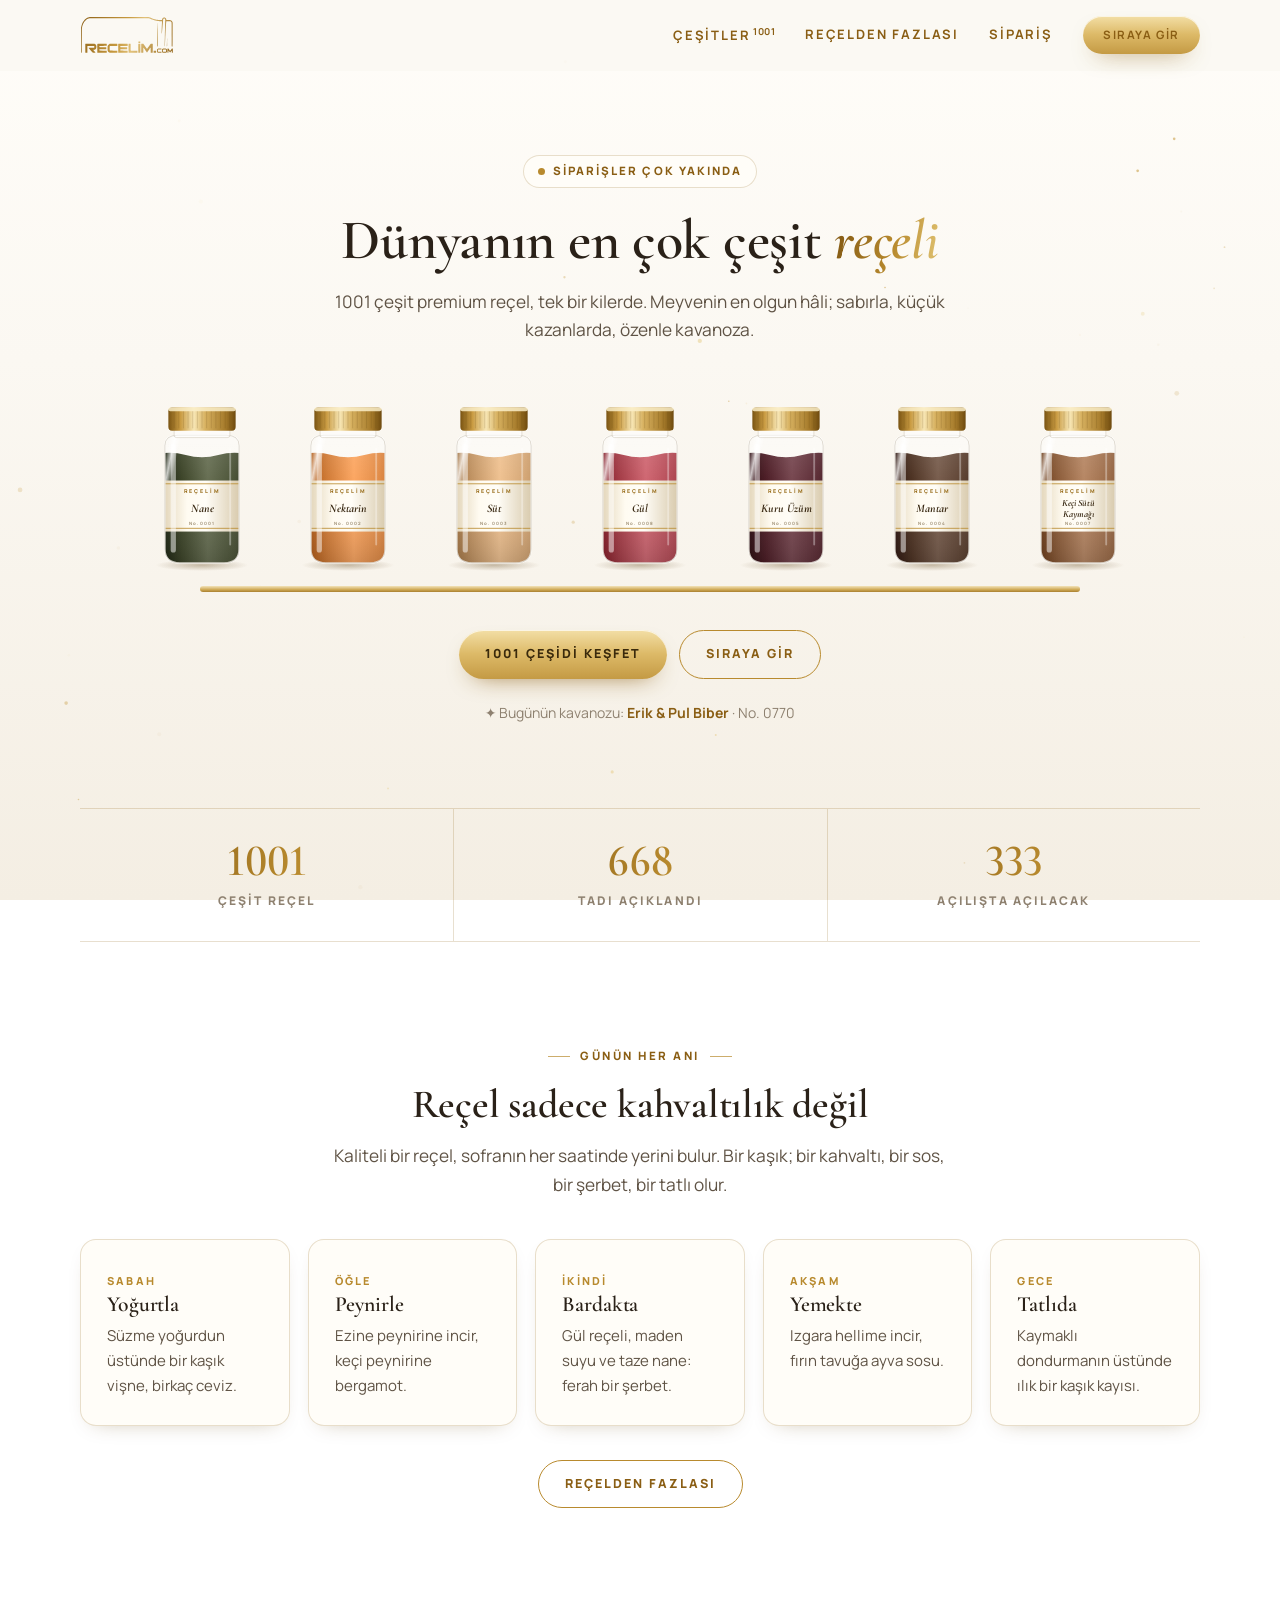
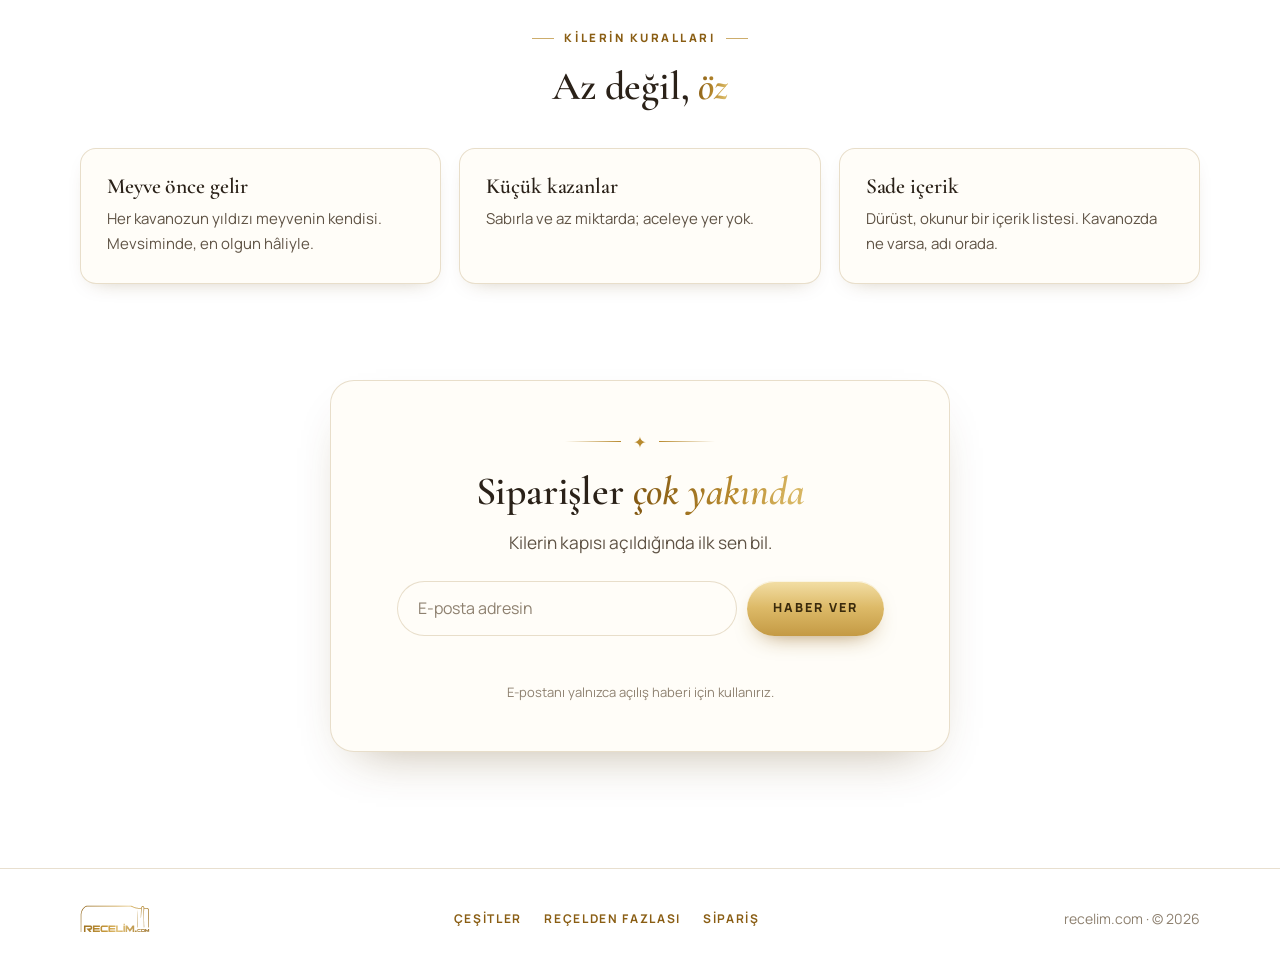
<file: index.html>
<!DOCTYPE html>
<html lang="tr">
<head>
<meta charset="UTF-8">
<meta name="viewport" content="width=device-width, initial-scale=1.0">
<title>Reçelim — Dünyanın En Çok Çeşit Reçeli · 1001 Çeşit</title>
<meta name="description" content="Reçelim: 1001 çeşit premium reçel, tek bir kilerde. Siparişler çok yakında açılıyor.">
<meta name="theme-color" content="#FBF8F2">
<meta property="og:title" content="Reçelim — Dünyanın En Çok Çeşit Reçeli">
<meta property="og:description" content="1001 çeşit premium reçel, tek bir kilerde. Siparişler çok yakında.">
<meta property="og:type" content="website">
<meta property="og:image" content="assets/logo/recelim-logo-transparent.png">
<link rel="icon" href="assets/favicon.svg" type="image/svg+xml">
<link rel="apple-touch-icon" href="assets/apple-touch-icon.png">
<link rel="preconnect" href="https://fonts.googleapis.com">
<link rel="preconnect" href="https://fonts.gstatic.com" crossorigin>
<link href="https://fonts.googleapis.com/css2?family=Cormorant+Garamond:ital,wght@0,500;0,600;0,700;1,500;1,600;1,700&family=Manrope:wght@400;500;600;700;800&display=swap" rel="stylesheet">
<link rel="stylesheet" href="assets/css/style.css">
<style>
  .hero{ padding:clamp(44px, 7vw, 84px) 0 clamp(40px, 6vw, 70px); text-align:center; }
  .hero h1{ margin-top:22px; }
  .hero .lead{ margin-inline:auto; }
  .hero .shelf{ margin:clamp(34px, 5vw, 52px) auto 0; max-width:880px; }
  .hero .actions{ display:flex; gap:12px; justify-content:center; flex-wrap:wrap; margin-top:38px; }
  .hero .shelf .jar-btn:nth-child(n+6){ display:none; }
  @media (min-width:640px){ .hero .shelf .jar-btn:nth-child(n+6){ display:block; } }
  @media (max-width:640px){ .hero .shelf .jar{ width:calc((100vw - 64px) / 5); } }
  .stats{ display:grid; grid-template-columns:repeat(3,1fr); border-top:1px solid var(--line); border-bottom:1px solid var(--line); }
  .stat{ padding:30px 16px; text-align:center; }
  .stat + .stat{ border-left:1px solid var(--line); }
  .stat b{ display:block; font-variant-numeric:lining-nums; font-family:var(--serif); font-size:clamp(2rem, 4vw, 2.8rem); line-height:1; font-weight:600; }
  .stat span{ display:block; margin-top:8px; font-size:12px; font-weight:800; letter-spacing:.18em; text-transform:uppercase; color:var(--ink-3); }
  @media (max-width:560px){ .stats{ grid-template-columns:1fr; } .stat + .stat{ border-left:0; border-top:1px solid var(--line); } }
  .head{ max-width:640px; margin:0 auto 40px; text-align:center; }
  .waitlist{ max-width:620px; margin:0 auto; text-align:center; background:var(--paper); border:1px solid var(--line); border-radius:24px; padding:clamp(28px, 5vw, 48px); box-shadow:var(--shadow); }
  .waitlist .form{ justify-content:center; margin-top:24px; }
  .jar-btn{ position:relative; }
  .tip{ position:absolute; left:50%; bottom:calc(100% + 4px); transform:translate(-50%, 4px); opacity:0; pointer-events:none;
    background:var(--paper); border:1px solid var(--line); border-radius:999px; padding:4px 12px; font-size:12px; font-weight:700; white-space:nowrap; color:var(--gold-d);
    box-shadow:var(--shadow-sm); transition:all .3s var(--ease); }
  .jar-btn:hover .tip,.jar-btn:focus-visible .tip{ opacity:1; transform:translate(-50%, 0); }
</style>
</head>
<body>
<a class="skip" href="#main">İçeriğe geç</a>

<header class="header">
  <div class="container header__inner">
    <a class="brand" href="index.html" aria-label="Reçelim ana sayfa"><img src="assets/logo/recelim-logo-gold-dark.svg" alt="Reçelim" width="84" height="34"></a>
    <button class="menu-btn" aria-expanded="false" aria-controls="site-nav">Menü</button>
    <nav class="nav" id="site-nav" aria-label="Ana menü">
      <a href="cesitler.html">Çeşitler<sup>1001</sup></a>
      <a href="fazlasi.html">Reçelden Fazlası</a>
      <a href="yakinda.html">Sipariş</a>
      <a class="btn btn--gold" href="yakinda.html" data-dust>Sıraya Gir</a>
    </nav>
  </div>
</header>

<main id="main">
  <section class="hero">
    <div class="container">
      <span class="pill" data-reveal><span class="dot"></span>Siparişler çok yakında</span>
      <h1 data-reveal="80">Dünyanın en çok çeşit <span class="gold"><em>reçeli</em></span></h1>
      <p class="lead" data-reveal="160">1001 çeşit premium reçel, tek bir kilerde. Meyvenin en olgun hâli; sabırla, küçük kazanlarda, özenle kavanoza.</p>

      <div class="shelf" data-reveal="240" aria-label="İlk kavanozlarımız">
        <button class="jar-btn" type="button" data-jar="1" data-width="92"></button>
        <button class="jar-btn" type="button" data-jar="2" data-width="92"></button>
        <button class="jar-btn" type="button" data-jar="3" data-width="92"></button>
        <button class="jar-btn" type="button" data-jar="8" data-width="92"></button>
        <button class="jar-btn" type="button" data-jar="5" data-width="92"></button>
        <button class="jar-btn" type="button" data-jar="4" data-width="92"></button>
        <button class="jar-btn" type="button" data-jar="7" data-width="92"></button>
      </div>

      <div class="actions" data-reveal="320">
        <a class="btn btn--gold" href="cesitler.html" data-dust>1001 Çeşidi Keşfet</a>
        <a class="btn btn--line" href="yakinda.html" data-dust>Sıraya Gir</a>
      </div>
      <p class="muted" id="today" style="margin-top:22px;font-size:14px" data-reveal="380"></p>
    </div>
  </section>

  <section class="container" data-reveal>
    <div class="stats">
      <div class="stat"><b class="gold">1001</b><span>çeşit reçel</span></div>
      <div class="stat"><b class="gold">668</b><span>tadı açıklandı</span></div>
      <div class="stat"><b class="gold">333</b><span>açılışta açılacak</span></div>
    </div>
  </section>

  <section class="section">
    <div class="container">
      <div class="head" data-reveal>
        <p class="kicker">Günün her anı</p>
        <h2>Reçel sadece kahvaltılık değil</h2>
        <p class="lead" style="margin-inline:auto">Kaliteli bir reçel, sofranın her saatinde yerini bulur. Bir kaşık; bir kahvaltı, bir sos, bir şerbet, bir tatlı olur.</p>
      </div>
      <div class="grid grid--5">
        <article class="card" data-reveal="0"><span class="time">Sabah</span><h3>Yoğurtla</h3><p>Süzme yoğurdun üstünde bir kaşık vişne, birkaç ceviz.</p></article>
        <article class="card" data-reveal="80"><span class="time">Öğle</span><h3>Peynirle</h3><p>Ezine peynirine incir, keçi peynirine bergamot.</p></article>
        <article class="card" data-reveal="160"><span class="time">İkindi</span><h3>Bardakta</h3><p>Gül reçeli, maden suyu ve taze nane: ferah bir şerbet.</p></article>
        <article class="card" data-reveal="240"><span class="time">Akşam</span><h3>Yemekte</h3><p>Izgara hellime incir, fırın tavuğa ayva sosu.</p></article>
        <article class="card" data-reveal="320"><span class="time">Gece</span><h3>Tatlıda</h3><p>Kaymaklı dondurmanın üstünde ılık bir kaşık kayısı.</p></article>
      </div>
      <p class="center" style="margin-top:34px" data-reveal><a class="btn btn--line" href="fazlasi.html" data-dust>Reçelden Fazlası</a></p>
    </div>
  </section>

  <section class="section" style="padding-top:0">
    <div class="container">
      <div class="head" data-reveal>
        <p class="kicker">Kilerin kuralları</p>
        <h2>Az değil, <span class="gold"><em>öz</em></span></h2>
      </div>
      <div class="grid grid--3">
        <article class="card" data-reveal="0"><h3>Meyve önce gelir</h3><p>Her kavanozun yıldızı meyvenin kendisi. Mevsiminde, en olgun hâliyle.</p></article>
        <article class="card" data-reveal="100"><h3>Küçük kazanlar</h3><p>Sabırla ve az miktarda; aceleye yer yok.</p></article>
        <article class="card" data-reveal="200"><h3>Sade içerik</h3><p>Dürüst, okunur bir içerik listesi. Kavanozda ne varsa, adı orada.</p></article>
      </div>
    </div>
  </section>

  <section class="section" style="padding-top:0">
    <div class="container">
      <div class="waitlist" data-reveal>
        <span class="ornament" aria-hidden="true">✦</span>
        <h2 style="margin-top:14px">Siparişler <span class="gold"><em>çok yakında</em></span></h2>
        <p class="lead" style="margin-inline:auto">Kilerin kapısı açıldığında ilk sen bil.</p>
        <form class="form" data-waitlist novalidate>
          <label class="visually-hidden" for="email">E-posta adresin</label>
          <input class="input" id="email" type="email" name="email" placeholder="E-posta adresin" autocomplete="email" required>
          <button class="btn btn--gold" type="submit">Haber Ver</button>
        </form>
        <p class="form-msg" role="status" aria-live="polite"></p>
        <p class="form-note">E-postanı yalnızca açılış haberi için kullanırız.</p>
      </div>
    </div>
  </section>
</main>

<footer class="footer">
  <div class="container footer__inner">
    <img src="assets/logo/recelim-logo-gold-dark.svg" alt="Reçelim" width="70" height="28">
    <nav aria-label="Alt menü">
      <a href="cesitler.html">Çeşitler</a>
      <a href="fazlasi.html">Reçelden Fazlası</a>
      <a href="yakinda.html">Sipariş</a>
    </nav>
    <span>recelim.com · © <span data-year>2026</span></span>
  </div>
</footer>

<script src="assets/js/jams.js" defer></script>
<script src="assets/js/site.js" defer></script>
<script src="assets/js/home.js" defer></script>
</body>
</html>
</file>
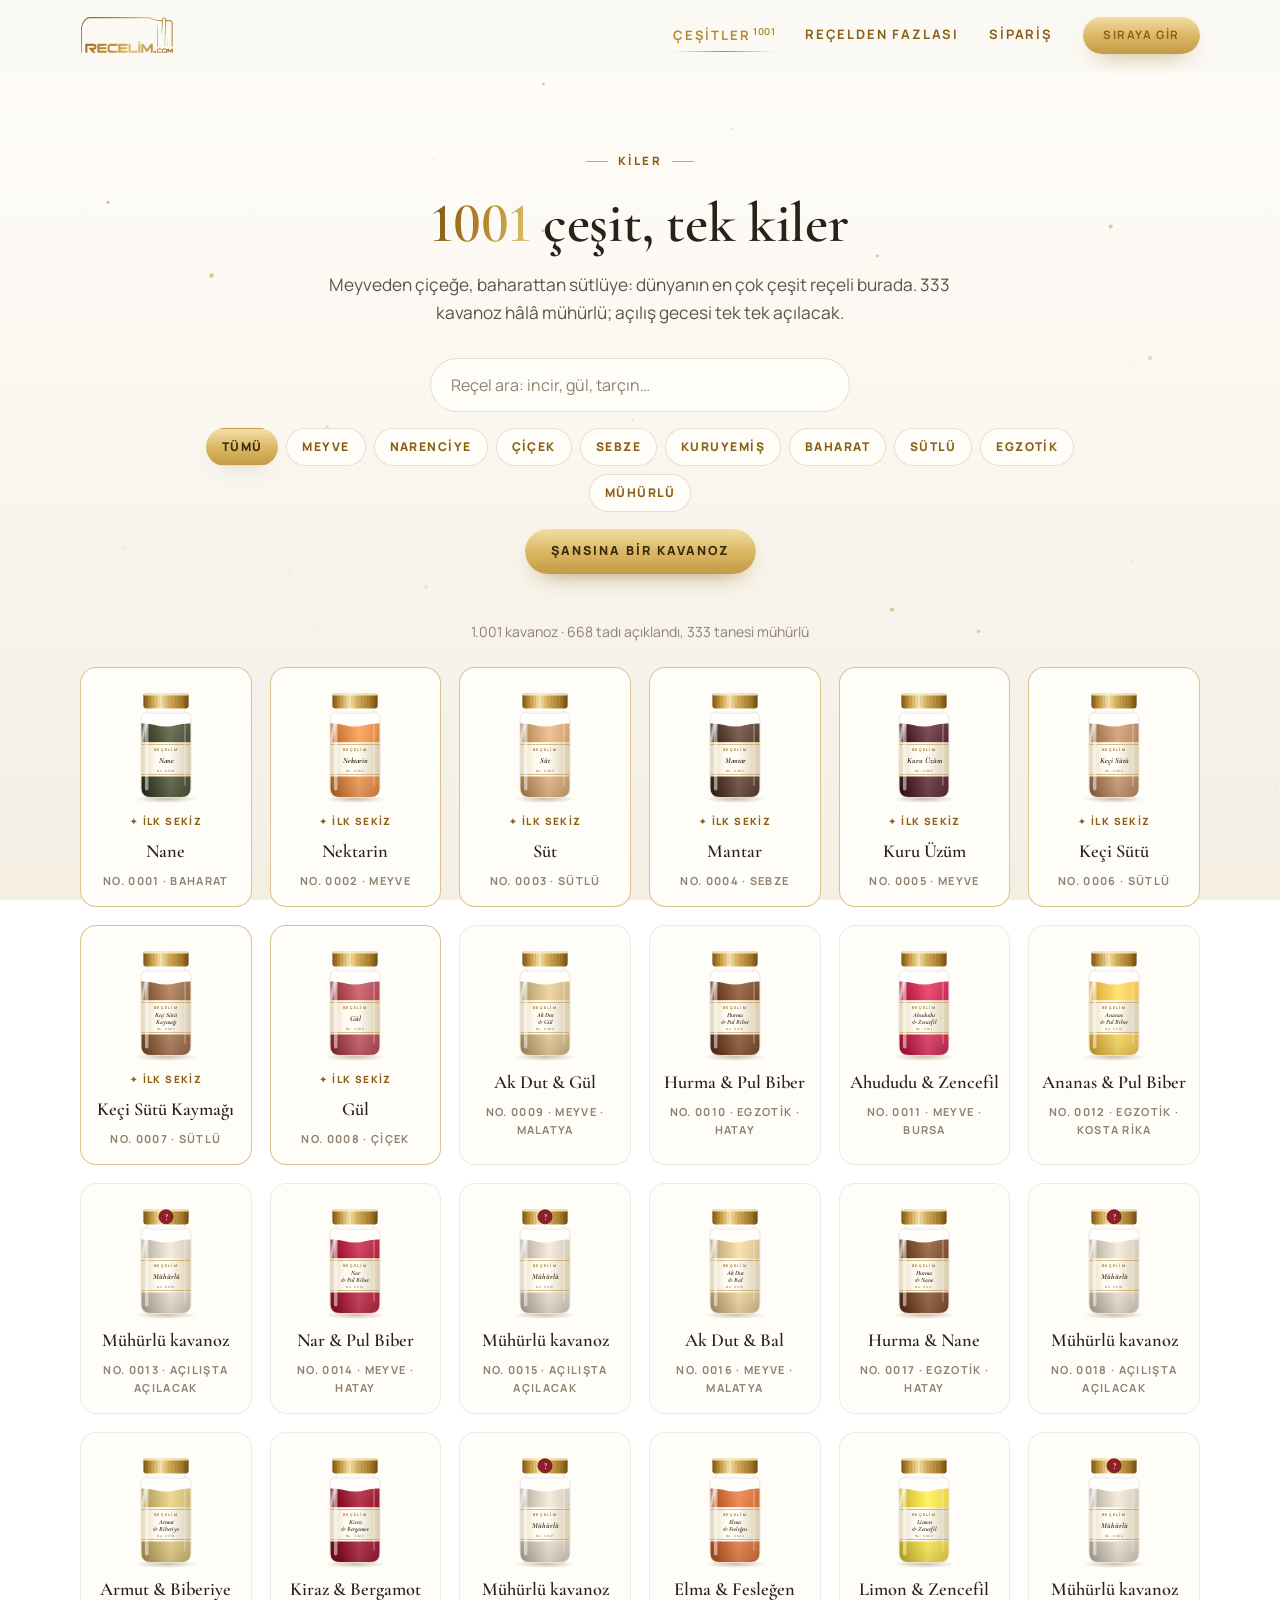
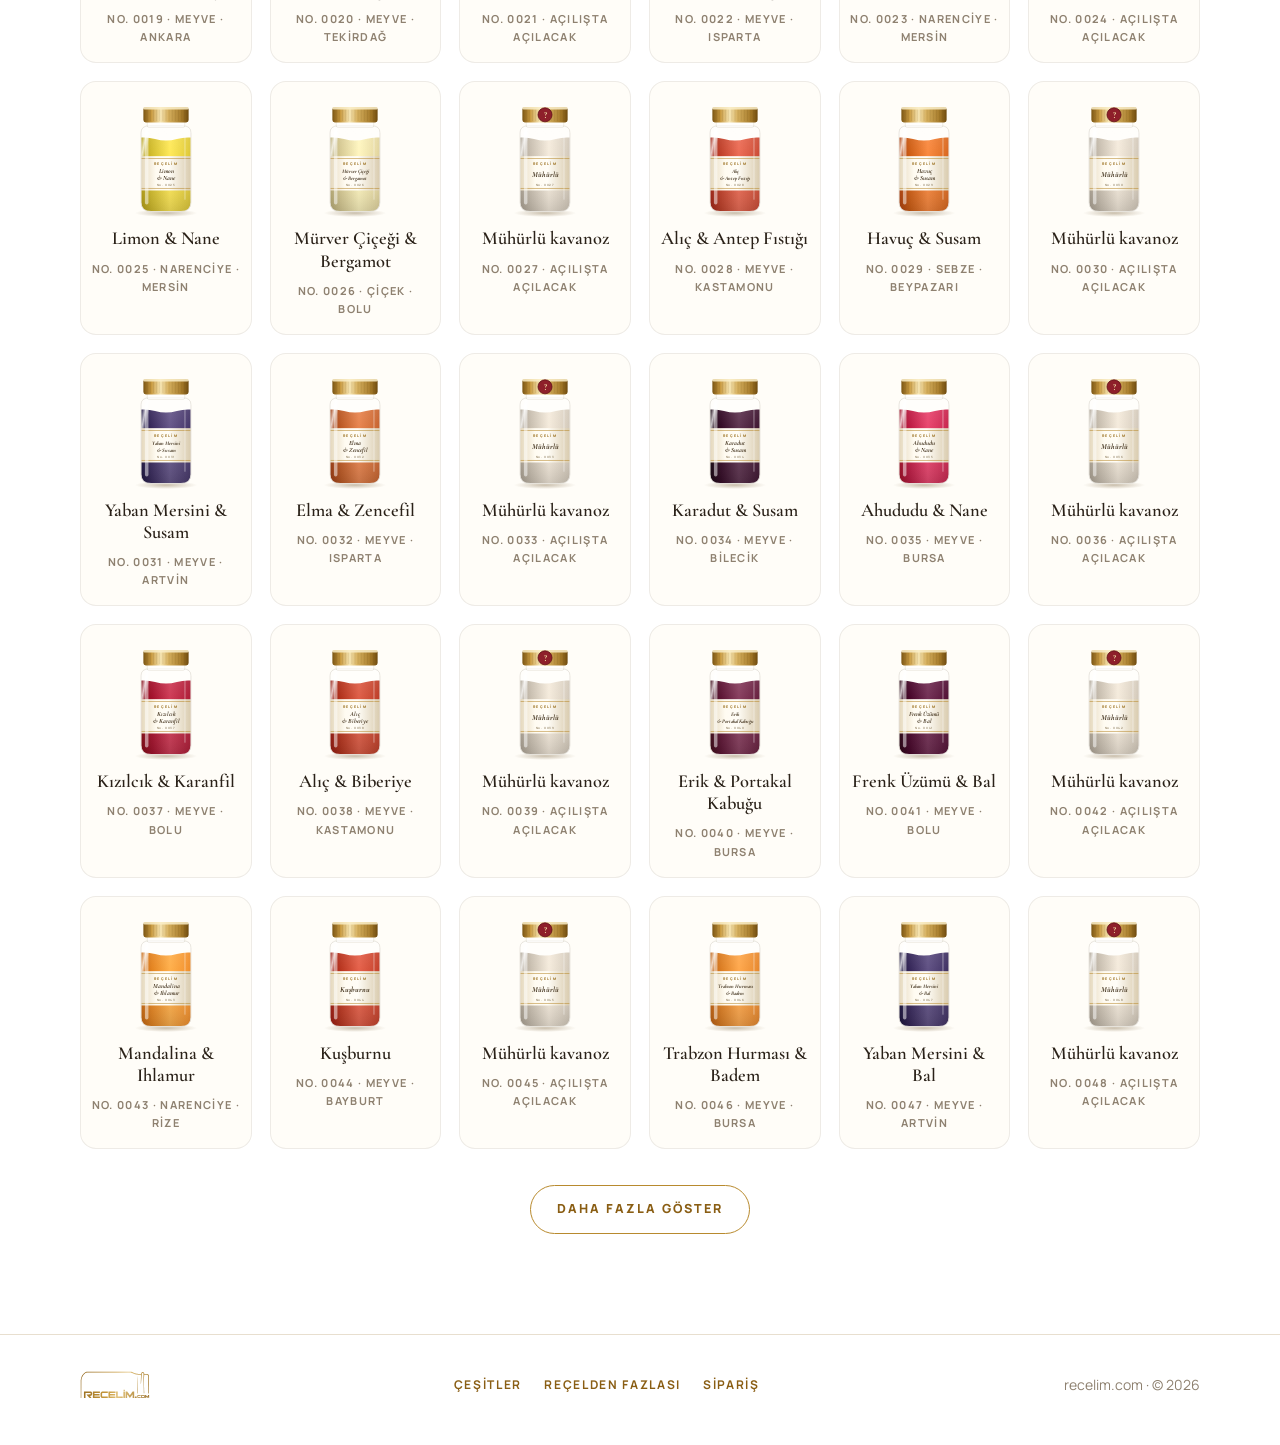
<file: cesitler.html>
<!DOCTYPE html>
<html lang="tr">
<head>
<meta charset="UTF-8">
<meta name="viewport" content="width=device-width, initial-scale=1.0">
<title>1001 Çeşit · Reçelim — Dünyanın En Çok Çeşit Reçeli</title>
<meta name="description" content="Reçelim kileri: 1001 çeşit premium reçel. Ara, filtrele, keşfet. 333 kavanoz açılış gecesi açılıyor.">
<meta name="theme-color" content="#FBF8F2">
<meta property="og:title" content="1001 Çeşit · Reçelim — Dünyanın En Çok Çeşit Reçeli">
<meta property="og:description" content="Reçelim kileri: 1001 çeşit premium reçel. Ara, filtrele, keşfet. 333 kavanoz açılış gecesi açılıyor.">
<meta property="og:type" content="website">
<meta property="og:image" content="assets/logo/recelim-logo-transparent.png">
<link rel="icon" href="assets/favicon.svg" type="image/svg+xml">
<link rel="apple-touch-icon" href="assets/apple-touch-icon.png">
<link rel="preconnect" href="https://fonts.googleapis.com">
<link rel="preconnect" href="https://fonts.gstatic.com" crossorigin>
<link href="https://fonts.googleapis.com/css2?family=Cormorant+Garamond:ital,wght@0,500;0,600;0,700;1,500;1,600;1,700&family=Manrope:wght@400;500;600;700;800&display=swap" rel="stylesheet">
<link rel="stylesheet" href="assets/css/style.css">
<style>
  .top{ padding:clamp(40px, 6vw, 72px) 0 24px; text-align:center; }
  .top h1{ margin-top:6px; }
  .tools{ display:flex; flex-direction:column; gap:16px; align-items:center; margin:30px auto 0; max-width:900px; }
  .search{ flex:none; width:min(420px, 100%); max-width:none; }
  .chips{ display:flex; flex-wrap:wrap; gap:8px; justify-content:center; }
  .chip{ border:1px solid var(--line); background:var(--paper); border-radius:999px; padding:8px 15px; cursor:pointer;
    font-size:12px; font-weight:800; letter-spacing:.12em; text-transform:uppercase; color:var(--gold-d); transition:all .25s var(--ease); }
  .chip:hover{ border-color:var(--gold); }
  .chip[aria-pressed="true"]{ background:var(--gold-fill); color:#3A2A0C; border-color:transparent; box-shadow:var(--shadow-sm); }
  .count{ text-align:center; color:var(--ink-3); font-size:14px; margin:22px 0 8px; }
  .wall{ display:grid; grid-template-columns:repeat(auto-fill, minmax(150px, 1fr)); gap:18px; padding:16px 0 10px; }
  .item{ display:flex; flex-direction:column; align-items:center; text-align:center; gap:10px; padding:18px 10px 16px;
    background:var(--paper); border:1px solid var(--line-soft); border-radius:var(--radius); cursor:pointer;
    transition:transform .4s var(--ease), box-shadow .4s var(--ease), border-color .4s; font:inherit; color:inherit; }
  .item:hover{ transform:translateY(-4px); box-shadow:var(--shadow); border-color:var(--line); }
  .item .jar{ width:78px; }
  .item b{ font-family:var(--serif); font-size:1.15rem; font-weight:600; line-height:1.2; }
  .item small{ font-size:11px; font-weight:700; letter-spacing:.12em; text-transform:uppercase; color:var(--ink-3); }
  .item.is-real{ border-color:rgba(184,138,46,.5); }
  .item .badge{ font-size:10px; font-weight:800; letter-spacing:.14em; text-transform:uppercase; color:var(--gold-d); }
  .more{ text-align:center; padding:26px 0 0; }
  .empty{ text-align:center; color:var(--ink-3); padding:40px 0; }
  @media (max-width:520px){ .wall{ grid-template-columns:repeat(2, 1fr); gap:12px; } .item .jar{ width:66px; } }
</style>
</head>
<body>
<a class="skip" href="#main">İçeriğe geç</a>

<header class="header">
  <div class="container header__inner">
    <a class="brand" href="index.html" aria-label="Reçelim ana sayfa"><img src="assets/logo/recelim-logo-gold-dark.svg" alt="Reçelim" width="84" height="34"></a>
    <button class="menu-btn" aria-expanded="false" aria-controls="site-nav">Menü</button>
    <nav class="nav" id="site-nav" aria-label="Ana menü">
      <a href="cesitler.html">Çeşitler<sup>1001</sup></a>
      <a href="fazlasi.html">Reçelden Fazlası</a>
      <a href="yakinda.html">Sipariş</a>
      <a class="btn btn--gold" href="yakinda.html" data-dust>Sıraya Gir</a>
    </nav>
  </div>
</header>

<main id="main">
  <section class="top">
    <div class="container">
      <p class="kicker" data-reveal>Kiler</p>
      <h1 data-reveal="80"><span class="gold">1001</span> çeşit, tek kiler</h1>
      <p class="lead" style="margin-inline:auto" data-reveal="160">Meyveden çiçeğe, baharattan sütlüye: dünyanın en çok çeşit reçeli burada. 333 kavanoz hâlâ mühürlü; açılış gecesi tek tek açılacak.</p>
      <div class="tools" data-reveal="220">
        <label class="visually-hidden" for="q">Reçel ara</label>
        <input class="input search" id="q" type="search" placeholder="Reçel ara: incir, gül, tarçın…" autocomplete="off">
        <div class="chips" role="group" aria-label="Kategoriler" id="chips"></div>
        <button class="btn btn--gold" id="lucky" type="button">Şansına Bir Kavanoz</button>
      </div>
    </div>
  </section>
  <section class="container" style="padding-bottom:80px">
    <p class="count" id="count" aria-live="polite"></p>
    <div class="wall" id="wall"></div>
    <p class="empty" id="empty" hidden>Bu aramaya uyan bir kavanoz bulamadık. Belki de mühürlü olanlardan biridir…</p>
    <div class="more"><button class="btn btn--line" id="more" type="button" data-dust>Daha Fazla Göster</button></div>
  </section>
</main>

<footer class="footer">
  <div class="container footer__inner">
    <img src="assets/logo/recelim-logo-gold-dark.svg" alt="Reçelim" width="70" height="28">
    <nav aria-label="Alt menü">
      <a href="cesitler.html">Çeşitler</a>
      <a href="fazlasi.html">Reçelden Fazlası</a>
      <a href="yakinda.html">Sipariş</a>
    </nav>
    <span>recelim.com · © <span data-year>2026</span></span>
  </div>
</footer>

<script src="assets/js/jams.js" defer></script>
<script src="assets/js/site.js" defer></script>
<script src="assets/js/cesitler.js" defer></script>
</body>
</html>
</file>
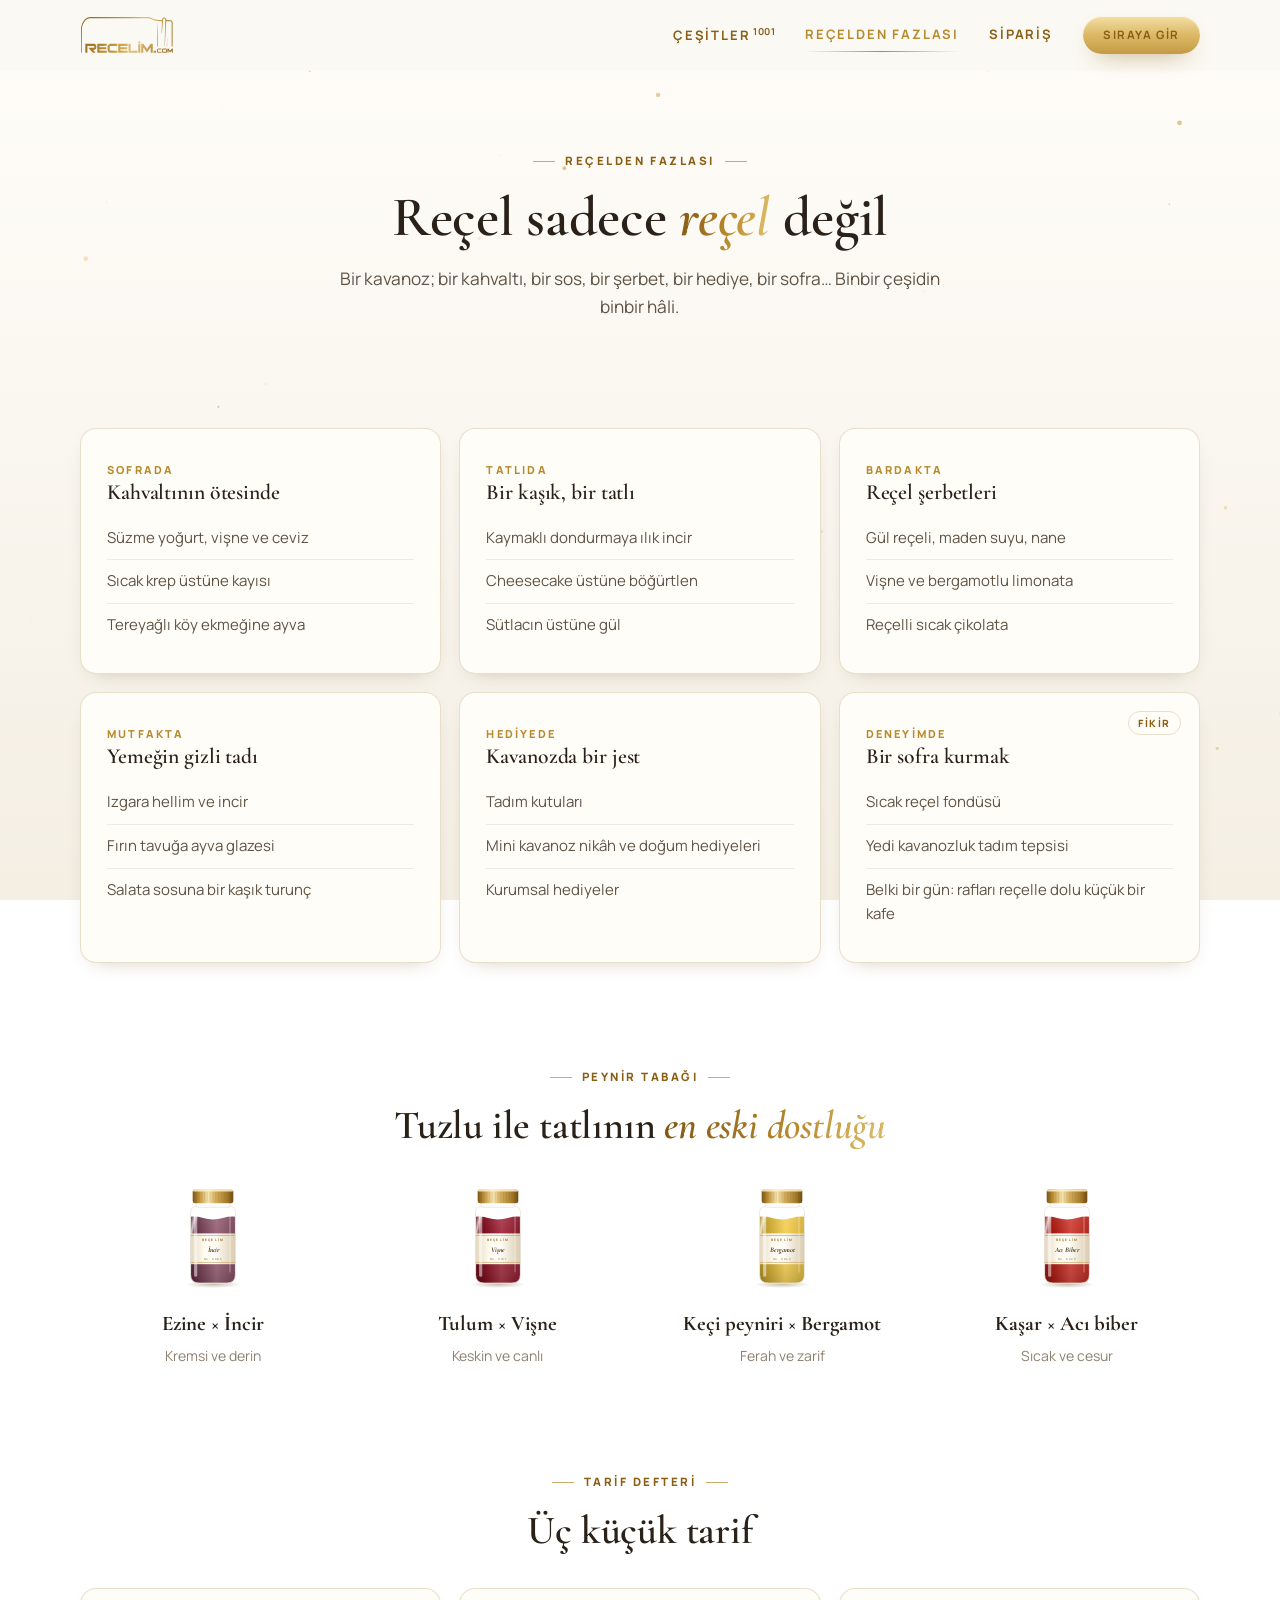
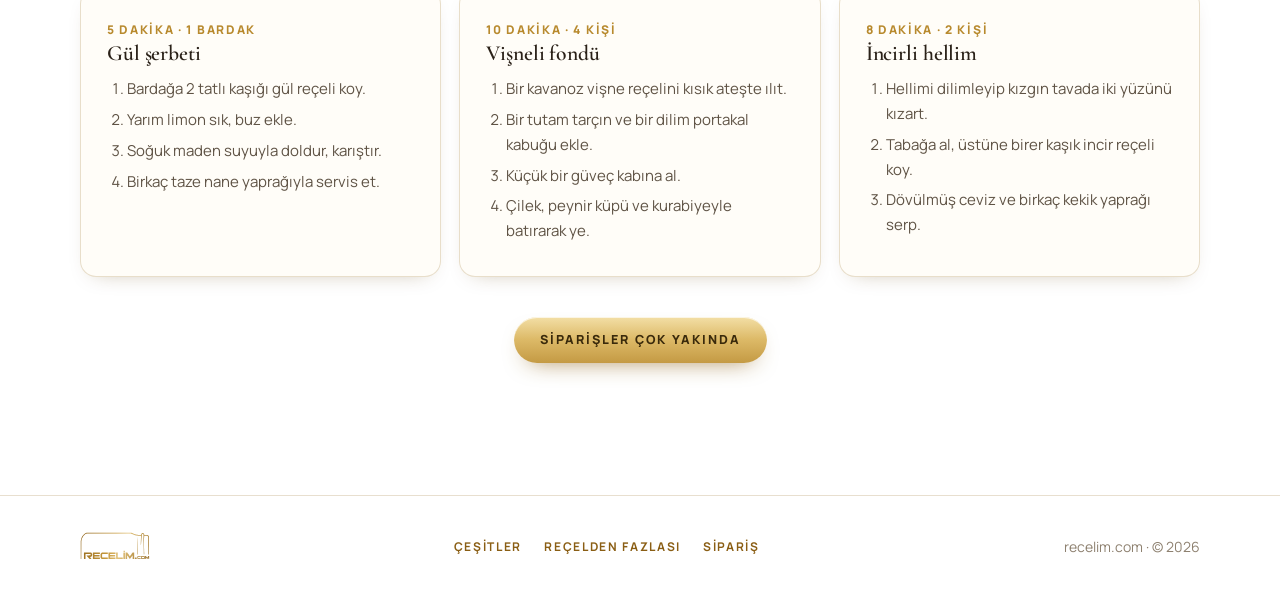
<file: fazlasi.html>
<!DOCTYPE html>
<html lang="tr">
<head>
<meta charset="UTF-8">
<meta name="viewport" content="width=device-width, initial-scale=1.0">
<title>Reçelden Fazlası · Reçelim</title>
<meta name="description" content="Reçel sadece kahvaltılık değil: şerbetler, peynir eşleşmeleri, yemekler, tatlılar, hediyeler. Binbir çeşidin binbir hâli.">
<meta name="theme-color" content="#FBF8F2">
<meta property="og:title" content="Reçelden Fazlası · Reçelim">
<meta property="og:description" content="Reçel sadece kahvaltılık değil: şerbetler, peynir eşleşmeleri, yemekler, tatlılar, hediyeler. Binbir çeşidin binbir hâli.">
<meta property="og:type" content="website">
<meta property="og:image" content="assets/logo/recelim-logo-transparent.png">
<link rel="icon" href="assets/favicon.svg" type="image/svg+xml">
<link rel="apple-touch-icon" href="assets/apple-touch-icon.png">
<link rel="preconnect" href="https://fonts.googleapis.com">
<link rel="preconnect" href="https://fonts.gstatic.com" crossorigin>
<link href="https://fonts.googleapis.com/css2?family=Cormorant+Garamond:ital,wght@0,500;0,600;0,700;1,500;1,600;1,700&family=Manrope:wght@400;500;600;700;800&display=swap" rel="stylesheet">
<link rel="stylesheet" href="assets/css/style.css">
<style>
  .top{ padding:clamp(40px, 6vw, 72px) 0 10px; text-align:center; }
  .top .lead{ margin-inline:auto; }
  .head{ max-width:640px; margin:0 auto 36px; text-align:center; }
  .head .lead{ margin-inline:auto; }
  .uses{ display:grid; grid-template-columns:repeat(3, 1fr); gap:18px; }
  .uses .card ul{ margin:12px 0 0; padding:0; list-style:none; }
  .uses .card li{ padding:9px 0; border-top:1px solid var(--line-soft); color:var(--ink-2); font-size:15px; }
  .uses .card li:first-child{ border-top:0; }
  .pairs{ display:grid; grid-template-columns:repeat(4, 1fr); gap:18px; }
  .pair{ text-align:center; }
  .pair .jar{ width:70px; margin:0 auto 12px; }
  .pair b{ display:block; font-family:var(--serif); font-size:1.3rem; }
  .pair span{ color:var(--ink-3); font-size:14px; }
  .recipes{ display:grid; grid-template-columns:repeat(3, 1fr); gap:18px; }
  .recipe h3{ margin-bottom:6px; }
  .recipe .meta{ font-size:12px; font-weight:800; letter-spacing:.14em; text-transform:uppercase; color:var(--gold); }
  .recipe ol{ margin:12px 0 0; padding-left:20px; color:var(--ink-2); font-size:15px; }
  .recipe li{ margin:6px 0; }
  .idea{ position:relative; }
  .idea .tag{ position:absolute; top:18px; right:18px; font-size:10px; font-weight:800; letter-spacing:.16em; text-transform:uppercase; color:var(--gold-d); border:1px solid var(--line); border-radius:999px; padding:3px 9px; }
  @media (max-width:900px){ .uses,.recipes{ grid-template-columns:1fr 1fr; } .pairs{ grid-template-columns:1fr 1fr; } }
  @media (max-width:600px){ .uses,.recipes{ grid-template-columns:1fr; } }
</style>
</head>
<body>
<a class="skip" href="#main">İçeriğe geç</a>

<header class="header">
  <div class="container header__inner">
    <a class="brand" href="index.html" aria-label="Reçelim ana sayfa"><img src="assets/logo/recelim-logo-gold-dark.svg" alt="Reçelim" width="84" height="34"></a>
    <button class="menu-btn" aria-expanded="false" aria-controls="site-nav">Menü</button>
    <nav class="nav" id="site-nav" aria-label="Ana menü">
      <a href="cesitler.html">Çeşitler<sup>1001</sup></a>
      <a href="fazlasi.html">Reçelden Fazlası</a>
      <a href="yakinda.html">Sipariş</a>
      <a class="btn btn--gold" href="yakinda.html" data-dust>Sıraya Gir</a>
    </nav>
  </div>
</header>

<main id="main">
  <section class="top">
    <div class="container">
      <p class="kicker" data-reveal>Reçelden fazlası</p>
      <h1 data-reveal="80">Reçel sadece <span class="gold"><em>reçel</em></span> değil</h1>
      <p class="lead" data-reveal="160">Bir kavanoz; bir kahvaltı, bir sos, bir şerbet, bir hediye, bir sofra… Binbir çeşidin binbir hâli.</p>
    </div>
  </section>

  <section class="section">
    <div class="container">
      <div class="uses">
        <article class="card" data-reveal="0"><span class="time">Sofrada</span><h3>Kahvaltının ötesinde</h3><ul><li>Süzme yoğurt, vişne ve ceviz</li><li>Sıcak krep üstüne kayısı</li><li>Tereyağlı köy ekmeğine ayva</li></ul></article>
        <article class="card" data-reveal="80"><span class="time">Tatlıda</span><h3>Bir kaşık, bir tatlı</h3><ul><li>Kaymaklı dondurmaya ılık incir</li><li>Cheesecake üstüne böğürtlen</li><li>Sütlacın üstüne gül</li></ul></article>
        <article class="card" data-reveal="160"><span class="time">Bardakta</span><h3>Reçel şerbetleri</h3><ul><li>Gül reçeli, maden suyu, nane</li><li>Vişne ve bergamotlu limonata</li><li>Reçelli sıcak çikolata</li></ul></article>
        <article class="card" data-reveal="0"><span class="time">Mutfakta</span><h3>Yemeğin gizli tadı</h3><ul><li>Izgara hellim ve incir</li><li>Fırın tavuğa ayva glazesi</li><li>Salata sosuna bir kaşık turunç</li></ul></article>
        <article class="card" data-reveal="80"><span class="time">Hediyede</span><h3>Kavanozda bir jest</h3><ul><li>Tadım kutuları</li><li>Mini kavanoz nikâh ve doğum hediyeleri</li><li>Kurumsal hediyeler</li></ul></article>
        <article class="card idea" data-reveal="160"><span class="tag">Fikir</span><span class="time">Deneyimde</span><h3>Bir sofra kurmak</h3><ul><li>Sıcak reçel fondüsü</li><li>Yedi kavanozluk tadım tepsisi</li><li>Belki bir gün: rafları reçelle dolu küçük bir kafe</li></ul></article>
      </div>
    </div>
  </section>

  <section class="section" style="padding-top:0">
    <div class="container">
      <div class="head" data-reveal>
        <p class="kicker">Peynir tabağı</p>
        <h2>Tuzlu ile tatlının <span class="gold"><em>en eski dostluğu</em></span></h2>
      </div>
      <div class="pairs">
        <div class="pair" data-reveal="0"><span data-jar-name="İncir"></span><b>Ezine × İncir</b><span>Kremsi ve derin</span></div>
        <div class="pair" data-reveal="80"><span data-jar-name="Vişne"></span><b>Tulum × Vişne</b><span>Keskin ve canlı</span></div>
        <div class="pair" data-reveal="160"><span data-jar-name="Bergamot"></span><b>Keçi peyniri × Bergamot</b><span>Ferah ve zarif</span></div>
        <div class="pair" data-reveal="240"><span data-jar-name="Acı Biber"></span><b>Kaşar × Acı biber</b><span>Sıcak ve cesur</span></div>
      </div>
    </div>
  </section>

  <section class="section" style="padding-top:0">
    <div class="container">
      <div class="head" data-reveal>
        <p class="kicker">Tarif defteri</p>
        <h2>Üç küçük tarif</h2>
      </div>
      <div class="recipes">
        <article class="card recipe" data-reveal="0"><span class="meta">5 dakika · 1 bardak</span><h3>Gül şerbeti</h3><ol><li>Bardağa 2 tatlı kaşığı gül reçeli koy.</li><li>Yarım limon sık, buz ekle.</li><li>Soğuk maden suyuyla doldur, karıştır.</li><li>Birkaç taze nane yaprağıyla servis et.</li></ol></article>
        <article class="card recipe" data-reveal="80"><span class="meta">10 dakika · 4 kişi</span><h3>Vişneli fondü</h3><ol><li>Bir kavanoz vişne reçelini kısık ateşte ılıt.</li><li>Bir tutam tarçın ve bir dilim portakal kabuğu ekle.</li><li>Küçük bir güveç kabına al.</li><li>Çilek, peynir küpü ve kurabiyeyle batırarak ye.</li></ol></article>
        <article class="card recipe" data-reveal="160"><span class="meta">8 dakika · 2 kişi</span><h3>İncirli hellim</h3><ol><li>Hellimi dilimleyip kızgın tavada iki yüzünü kızart.</li><li>Tabağa al, üstüne birer kaşık incir reçeli koy.</li><li>Dövülmüş ceviz ve birkaç kekik yaprağı serp.</li></ol></article>
      </div>
      <p class="center" style="margin-top:40px" data-reveal><a class="btn btn--gold" href="yakinda.html" data-dust>Siparişler Çok Yakında</a></p>
    </div>
  </section>
</main>

<footer class="footer">
  <div class="container footer__inner">
    <img src="assets/logo/recelim-logo-gold-dark.svg" alt="Reçelim" width="70" height="28">
    <nav aria-label="Alt menü">
      <a href="cesitler.html">Çeşitler</a>
      <a href="fazlasi.html">Reçelden Fazlası</a>
      <a href="yakinda.html">Sipariş</a>
    </nav>
    <span>recelim.com · © <span data-year>2026</span></span>
  </div>
</footer>

<script src="assets/js/jams.js" defer></script>
<script src="assets/js/site.js" defer></script>
<script defer src="assets/js/fazlasi.js"></script>
</body>
</html>
</file>
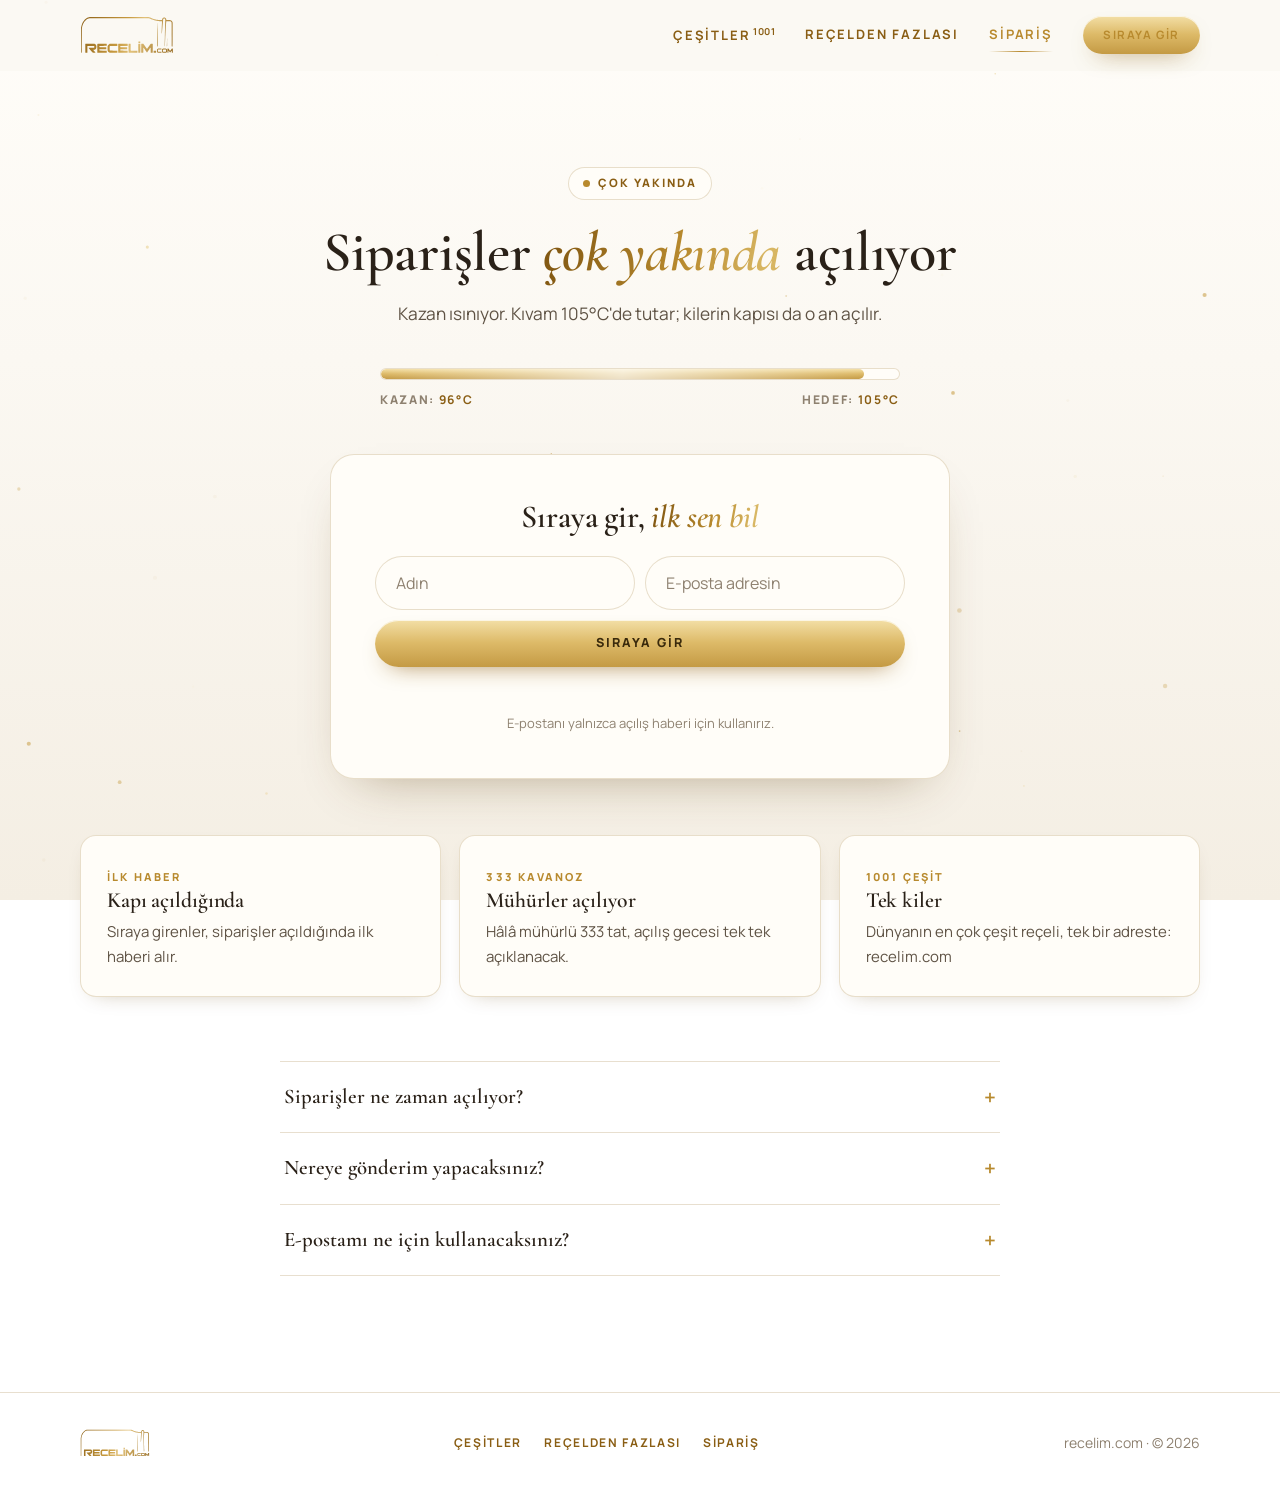
<file: yakinda.html>
<!DOCTYPE html>
<html lang="tr">
<head>
<meta charset="UTF-8">
<meta name="viewport" content="width=device-width, initial-scale=1.0">
<title>Sipariş · Reçelim — Siparişler Çok Yakında</title>
<meta name="description" content="Reçelim siparişleri çok yakında açılıyor. Sıraya gir, kilerin kapısı açıldığında ilk sen bil.">
<meta name="theme-color" content="#FBF8F2">
<meta property="og:title" content="Sipariş · Reçelim — Siparişler Çok Yakında">
<meta property="og:description" content="Reçelim siparişleri çok yakında açılıyor. Sıraya gir, kilerin kapısı açıldığında ilk sen bil.">
<meta property="og:type" content="website">
<meta property="og:image" content="assets/logo/recelim-logo-transparent.png">
<link rel="icon" href="assets/favicon.svg" type="image/svg+xml">
<link rel="apple-touch-icon" href="assets/apple-touch-icon.png">
<link rel="preconnect" href="https://fonts.googleapis.com">
<link rel="preconnect" href="https://fonts.gstatic.com" crossorigin>
<link href="https://fonts.googleapis.com/css2?family=Cormorant+Garamond:ital,wght@0,500;0,600;0,700;1,500;1,600;1,700&family=Manrope:wght@400;500;600;700;800&display=swap" rel="stylesheet">
<link rel="stylesheet" href="assets/css/style.css">
<style>
  .wrap{ padding:clamp(48px, 8vw, 96px) 0; text-align:center; }
  .wrap .lead{ margin-inline:auto; }
  .gauge{ max-width:520px; margin:40px auto 0; text-align:left; }
  .gauge__bar{ position:relative; height:12px; border-radius:999px; background:var(--paper); border:1px solid var(--line); overflow:hidden; }
  .gauge__fill{ position:absolute; inset:0 auto 0 0; width:0; border-radius:999px; background:var(--gold-fill); transition:width 2.2s var(--ease); }
  .gauge__fill::after{ content:""; position:absolute; inset:0; background:linear-gradient(100deg, transparent, rgba(255,255,255,.7), transparent); animation:sweep 2.8s ease-in-out infinite; }
  @keyframes sweep{ from{ transform:translateX(-100%); } to{ transform:translateX(100%); } }
  .gauge__row{ display:flex; justify-content:space-between; margin-top:10px; font-size:12px; font-weight:800; letter-spacing:.14em; text-transform:uppercase; color:var(--ink-3); }
  .gauge__row b{ color:var(--gold-d); }
  .box{ max-width:620px; margin:44px auto 0; background:var(--paper); border:1px solid var(--line); border-radius:24px; padding:clamp(26px, 5vw, 44px); box-shadow:var(--shadow); }
  .box .form{ justify-content:center; }
  .box .input{ max-width:none; }
  .promises{ display:grid; grid-template-columns:repeat(3, 1fr); gap:18px; margin-top:56px; text-align:left; }
  .faq{ max-width:720px; margin:64px auto 0; text-align:left; }
  .faq details{ border-top:1px solid var(--line); padding:18px 4px; }
  .faq details:last-child{ border-bottom:1px solid var(--line); }
  .faq summary{ cursor:pointer; font-family:var(--serif); font-size:1.3rem; font-weight:600; list-style:none; display:flex; justify-content:space-between; gap:16px; }
  .faq summary::after{ content:"+"; color:var(--gold); font-family:var(--sans); }
  .faq details[open] summary::after{ content:"–"; }
  .faq p{ margin:10px 0 0; color:var(--ink-2); }
  @media (max-width:760px){ .promises{ grid-template-columns:1fr; } }
</style>
</head>
<body>
<a class="skip" href="#main">İçeriğe geç</a>

<header class="header">
  <div class="container header__inner">
    <a class="brand" href="index.html" aria-label="Reçelim ana sayfa"><img src="assets/logo/recelim-logo-gold-dark.svg" alt="Reçelim" width="84" height="34"></a>
    <button class="menu-btn" aria-expanded="false" aria-controls="site-nav">Menü</button>
    <nav class="nav" id="site-nav" aria-label="Ana menü">
      <a href="cesitler.html">Çeşitler<sup>1001</sup></a>
      <a href="fazlasi.html">Reçelden Fazlası</a>
      <a href="yakinda.html">Sipariş</a>
      <a class="btn btn--gold" href="yakinda.html" data-dust>Sıraya Gir</a>
    </nav>
  </div>
</header>

<main id="main">
  <section class="wrap">
    <div class="container">
      <span class="pill" data-reveal><span class="dot"></span>Çok yakında</span>
      <h1 style="margin-top:22px" data-reveal="80">Siparişler <span class="gold"><em>çok yakında</em></span> açılıyor</h1>
      <p class="lead" data-reveal="160">Kazan ısınıyor. Kıvam 105°C'de tutar; kilerin kapısı da o an açılır.</p>

      <div class="gauge" data-reveal="220" aria-label="Kazan sıcaklığı 98 derece, hedef 105 derece">
        <div class="gauge__bar"><div class="gauge__fill" id="fill"></div></div>
        <div class="gauge__row"><span>Kazan: <b id="temp">20°C</b></span><span>Hedef: <b>105°C</b></span></div>
      </div>

      <div class="box" data-reveal="280">
        <h2 style="font-size:clamp(1.5rem, 2.6vw, 2rem)">Sıraya gir, <span class="gold"><em>ilk sen bil</em></span></h2>
        <form class="form" data-waitlist novalidate style="margin-top:22px">
          <label class="visually-hidden" for="name">Adın</label>
          <input class="input" id="name" name="name" type="text" placeholder="Adın" autocomplete="given-name">
          <label class="visually-hidden" for="email">E-posta adresin</label>
          <input class="input" id="email" name="email" type="email" placeholder="E-posta adresin" autocomplete="email" required>
          <button class="btn btn--gold" type="submit" style="flex:1 1 100%">Sıraya Gir</button>
        </form>
        <p class="form-msg" role="status" aria-live="polite"></p>
        <p class="form-note">E-postanı yalnızca açılış haberi için kullanırız.</p>
      </div>

      <div class="promises">
        <article class="card" data-reveal="0"><span class="time">İlk haber</span><h3>Kapı açıldığında</h3><p>Sıraya girenler, siparişler açıldığında ilk haberi alır.</p></article>
        <article class="card" data-reveal="80"><span class="time">333 kavanoz</span><h3>Mühürler açılıyor</h3><p>Hâlâ mühürlü 333 tat, açılış gecesi tek tek açıklanacak.</p></article>
        <article class="card" data-reveal="160"><span class="time">1001 çeşit</span><h3>Tek kiler</h3><p>Dünyanın en çok çeşit reçeli, tek bir adreste: recelim.com</p></article>
      </div>

      <div class="faq" data-reveal>
        <details><summary>Siparişler ne zaman açılıyor?</summary><p>Çok yakında. Sıraya girersen tarih kesinleştiğinde ilk sen öğrenirsin.</p></details>
        <details><summary>Nereye gönderim yapacaksınız?</summary><p>Gönderim detayları açılışta paylaşılacak.</p></details>
        <details><summary>E-postamı ne için kullanacaksınız?</summary><p>Yalnızca açılış haberi için. Başka hiçbir amaçla kullanılmaz, paylaşılmaz.</p></details>
      </div>
    </div>
  </section>
</main>

<footer class="footer">
  <div class="container footer__inner">
    <img src="assets/logo/recelim-logo-gold-dark.svg" alt="Reçelim" width="70" height="28">
    <nav aria-label="Alt menü">
      <a href="cesitler.html">Çeşitler</a>
      <a href="fazlasi.html">Reçelden Fazlası</a>
      <a href="yakinda.html">Sipariş</a>
    </nav>
    <span>recelim.com · © <span data-year>2026</span></span>
  </div>
</footer>

<script src="assets/js/jams.js" defer></script>
<script src="assets/js/site.js" defer></script>
<script defer>
  document.addEventListener('DOMContentLoaded', function () {
    var NOW = 98, TARGET = 105, fill = document.getElementById('fill'), temp = document.getElementById('temp');
    setTimeout(function () { fill.style.width = (NOW / TARGET * 100) + '%'; }, 400);
    var t0 = performance.now();
    (function step(t) { var k = Math.min(1, (t - t0) / 2200); temp.textContent = Math.round(20 + (NOW - 20) * (1 - Math.pow(1 - k, 3))) + '°C'; if (k < 1) requestAnimationFrame(step); })(t0);
  });
</script>
</body>
</html>
</file>
<file: assets/css/style.css>
:root{
  --bg:#FBF8F2;
  --bg-2:#F4EEE3;
  --paper:#FFFDF8;
  --ink:#2A2118;
  --ink-2:#5F5345;
  --ink-3:#8E8170;
  --line:rgba(150,112,40,.22);
  --line-soft:rgba(42,33,24,.08);
  --gold-d:#8A5E14;
  --gold:#B88A2E;
  --gold-l:#E4C67E;
  --gold-xl:#F6E7BE;
  --gold-text:linear-gradient(100deg,#7E5410 0%,#B88A2E 30%,#D9B865 48%,#B88A2E 66%,#7E5410 100%);
  --gold-fill:linear-gradient(180deg,#F3DFA6 0%,#DDBA68 48%,#C49A44 100%);
  --radius:16px;
  --shadow:0 22px 50px -28px rgba(90,60,10,.45);
  --shadow-sm:0 8px 22px -14px rgba(90,60,10,.4);
  --ease:cubic-bezier(.16,1,.3,1);
  --serif:'Cormorant Garamond', 'Fraunces', Georgia, serif;
  --sans:'Manrope', system-ui, -apple-system, sans-serif;
}

*,*::before,*::after{ box-sizing:border-box; }
html{ -webkit-text-size-adjust:100%; scroll-behavior:smooth; }
body{
  margin:0;
  min-height:100vh;
  background:linear-gradient(180deg, #FFFDF9 0%, var(--bg) 40%, var(--bg-2) 100%) fixed;
  color:var(--ink);
  font-family:var(--sans);
  font-size:16px;
  line-height:1.65;
  -webkit-font-smoothing:antialiased;
  overflow-x:hidden;
}
img,svg,canvas{ display:block; max-width:100%; }
a{ color:inherit; }
button,input,select{ font:inherit; color:inherit; }
::selection{ background:var(--gold-l); color:var(--ink); }
:focus-visible{ outline:2px solid var(--gold); outline-offset:3px; border-radius:6px; }

.visually-hidden{ position:absolute!important; width:1px; height:1px; padding:0; margin:-1px; overflow:hidden; clip:rect(0,0,0,0); white-space:nowrap; border:0; }
.skip{ position:absolute; left:-9999px; top:8px; z-index:100; background:#fff; padding:8px 14px; border-radius:999px; box-shadow:var(--shadow-sm); }
.skip:focus{ left:12px; }

/* gold dust motes drifting in the background (canvas created by site.js) */
.motes{ position:fixed; inset:0; z-index:-1; pointer-events:none; }

/* ---------- layout ---------- */
.container{ width:min(1120px, 100% - 40px); margin-inline:auto; }
.section{ padding:clamp(56px, 8vw, 96px) 0; }
.center{ text-align:center; }
.center .lead{ margin-inline:auto; }

/* ---------- header ---------- */
.header{
  position:sticky; top:0; z-index:40;
  background:rgba(251,248,242,.82);
  backdrop-filter:blur(12px); -webkit-backdrop-filter:blur(12px);
  border-bottom:1px solid transparent;
  transition:border-color .3s, box-shadow .3s;
}
.header.is-scrolled{ border-bottom-color:var(--line); box-shadow:0 10px 30px -26px rgba(90,60,10,.6); }
.header__inner{ display:flex; align-items:center; justify-content:space-between; gap:16px; height:70px; }
.brand img{ height:38px; width:auto; }
.nav{ display:flex; align-items:center; gap:30px; }
.nav a{
  text-decoration:none; font-size:13px; font-weight:700; letter-spacing:.14em; text-transform:uppercase;
  color:var(--gold-d); position:relative; padding:6px 0; transition:color .2s;
}
.nav a:not(.btn):hover,.nav a[aria-current="page"]{ color:var(--gold); }
.nav a:not(.btn)::after{
  content:""; position:absolute; left:0; right:0; bottom:0; height:1px;
  background:linear-gradient(90deg, transparent, var(--gold), transparent);
  transform:scaleX(0); transition:transform .4s var(--ease);
}
.nav a:not(.btn):hover::after,.nav a[aria-current="page"]::after{ transform:scaleX(1); }
.nav sup{ font-size:9.5px; margin-left:3px; letter-spacing:.04em; }
.menu-btn{
  display:none; background:none; border:1px solid var(--line); border-radius:999px; padding:8px 16px;
  font-weight:700; font-size:12.5px; letter-spacing:.14em; text-transform:uppercase; color:var(--gold-d); cursor:pointer;
}
@media (max-width:860px){
  .menu-btn{ display:inline-flex; }
  .nav{
    position:fixed; inset:70px 0 auto 0; flex-direction:column; align-items:stretch; gap:0;
    background:rgba(251,248,242,.98); border-bottom:1px solid var(--line); padding:6px 20px 22px;
    transform:translateY(-8px); opacity:0; visibility:hidden; transition:all .3s var(--ease);
  }
  .nav a{ padding:15px 0; font-size:14px; border-bottom:1px solid var(--line-soft); }
  .nav a:not(.btn)::after{ display:none; }
  .nav .btn{ margin-top:16px; justify-content:center; }
  .header.is-open .nav{ transform:none; opacity:1; visibility:visible; }
}

/* ---------- type ---------- */
h1,h2,h3,.num{ font-variant-numeric:lining-nums; }
h1,h2,h3{ font-family:var(--serif); font-weight:600; letter-spacing:-.005em; line-height:1.1; margin:0; color:var(--ink); }
h1{ font-size:clamp(2.2rem, 4.6vw, 3.5rem); }
h2{ font-size:clamp(1.8rem, 3.2vw, 2.5rem); }
h3{ font-size:1.4rem; }
.gold{
  background:var(--gold-text); background-size:200% 100%;
  -webkit-background-clip:text; background-clip:text; color:transparent;
  animation:goldsheen 6s ease-in-out infinite;
}
@keyframes goldsheen{ 0%,100%{ background-position:0% 0; } 50%{ background-position:100% 0; } }
.lead{ font-size:clamp(1rem, 1.35vw, 1.1rem); color:var(--ink-2); max-width:36em; margin:16px 0 0; }
.kicker{
  display:inline-flex; align-items:center; gap:10px;
  font-size:11.5px; font-weight:800; letter-spacing:.22em; text-transform:uppercase; color:var(--gold-d); margin:0 0 16px;
}
.kicker::before,.kicker::after{ content:""; width:22px; height:1px; background:var(--gold); opacity:.7; }
.muted{ color:var(--ink-3); }
.pill{
  display:inline-flex; align-items:center; gap:8px; padding:6px 14px; border-radius:999px;
  background:var(--paper); border:1px solid var(--line);
  font-size:11.5px; font-weight:800; letter-spacing:.18em; text-transform:uppercase; color:var(--gold-d);
}
.dot{ width:7px; height:7px; border-radius:50%; background:var(--gold); animation:pulse 1.8s ease-in-out infinite; }
@keyframes pulse{ 0%,100%{ box-shadow:0 0 0 0 rgba(184,138,46,.5); } 50%{ box-shadow:0 0 0 6px rgba(184,138,46,0); } }
.ornament{ display:flex; align-items:center; justify-content:center; gap:12px; color:var(--gold); margin:0 auto; }
.ornament::before,.ornament::after{ content:""; width:56px; height:1px; background:linear-gradient(90deg, transparent, var(--gold)); }
.ornament::after{ transform:scaleX(-1); }

/* ---------- buttons ---------- */
.btn{
  position:relative; display:inline-flex; align-items:center; justify-content:center; gap:8px;
  padding:13px 26px; border-radius:999px; border:0; cursor:pointer;
  font-weight:800; font-size:12.5px; letter-spacing:.16em; text-transform:uppercase; text-decoration:none; white-space:nowrap;
  transition:transform .25s var(--ease), box-shadow .25s var(--ease), opacity .2s;
}
.btn--gold{
  color:#3A2A0C; background:var(--gold-fill);
  box-shadow:inset 0 1px 0 rgba(255,255,255,.7), 0 10px 24px -14px rgba(140,95,20,.9);
  overflow:hidden;
}
.btn--gold::after{
  content:""; position:absolute; top:0; bottom:0; width:40%; left:-60%;
  background:linear-gradient(100deg, transparent, rgba(255,255,255,.75), transparent);
  transform:skewX(-20deg); transition:left .7s var(--ease);
}
.btn--gold:hover{ transform:translateY(-2px); box-shadow:inset 0 1px 0 rgba(255,255,255,.7), 0 16px 30px -14px rgba(140,95,20,.9); }
.btn--gold:hover::after{ left:120%; }
.btn--line{ color:var(--gold-d); background:transparent; border:1px solid var(--gold); }
.btn--line:hover{ background:var(--paper); transform:translateY(-2px); }
.nav .btn{ padding:10px 20px; font-size:11.5px; }
.btn.is-dusting{ opacity:0; transform:scale(.98); pointer-events:none; }
.dust-canvas{ position:fixed; inset:0; pointer-events:none; z-index:90; }

/* ---------- forms ---------- */
.form{ display:flex; gap:10px; flex-wrap:wrap; }
.form--center{ justify-content:center; }
.input{
  flex:1 1 240px; min-width:0; max-width:340px;
  padding:13px 20px; border-radius:999px;
  border:1px solid var(--line); background:var(--paper);
  transition:border-color .2s, box-shadow .2s;
}
.input::placeholder{ color:var(--ink-3); }
.input:focus{ outline:none; border-color:var(--gold); box-shadow:0 0 0 4px rgba(184,138,46,.14); }
.form-note{ font-size:13px; color:var(--ink-3); margin:12px 0 0; }
.form-msg{ font-size:14.5px; margin:12px 0 0; min-height:1.5em; color:var(--gold-d); font-weight:700; }

/* ---------- cards ---------- */
.card{
  background:var(--paper); border:1px solid var(--line);
  border-radius:var(--radius); padding:26px; box-shadow:var(--shadow-sm);
  transition:transform .4s var(--ease), box-shadow .4s var(--ease), border-color .4s;
}
.card:hover{ transform:translateY(-4px); box-shadow:var(--shadow); border-color:rgba(184,138,46,.45); }
.card h3{ font-size:1.35rem; }
.card p{ margin:8px 0 0; color:var(--ink-2); font-size:15px; }
.card .time{ font-size:11px; font-weight:800; letter-spacing:.2em; text-transform:uppercase; color:var(--gold); }

.grid{ display:grid; gap:18px; }
.grid--3{ grid-template-columns:repeat(3, 1fr); }
.grid--4{ grid-template-columns:repeat(4, 1fr); }
.grid--5{ grid-template-columns:repeat(5, 1fr); }
@media (max-width:980px){ .grid--4,.grid--5{ grid-template-columns:repeat(2, 1fr); } }
@media (max-width:640px){ .grid--3,.grid--4,.grid--5{ grid-template-columns:1fr; } }

/* ---------- jar (realistic SVG, rendered by site.js) ---------- */
.jar{ display:inline-block; position:relative; width:var(--w, 96px); }
.jar svg{ width:100%; height:auto; overflow:visible; }
.jar .glint{ animation:glint 6s ease-in-out infinite; animation-delay:var(--d, 0s); }
@keyframes glint{ 0%,70%{ transform:translateX(-40px); opacity:0; } 78%{ opacity:.9; } 92%,100%{ transform:translateX(70px); opacity:0; } }
.jar .wave{ animation:wave 4.5s ease-in-out infinite; animation-delay:var(--d, 0s); transform-origin:50% 50%; }
@keyframes wave{ 0%,100%{ transform:translateX(0); } 50%{ transform:translateX(-6px); } }
.jar-btn{ background:none; border:0; padding:0; cursor:pointer; transition:transform .5s var(--ease); }
.jar-btn:hover{ transform:translateY(-6px) rotate(-2deg); }
.jar-btn:hover .jar .glint{ animation-duration:1.6s; }

.shelf{
  display:flex; align-items:flex-end; justify-content:center; gap:clamp(10px, 2.4vw, 30px);
  padding:0 10px 14px; position:relative;
}
.shelf::after{
  content:""; position:absolute; left:0; right:0; bottom:0; height:6px; border-radius:3px;
  background:linear-gradient(180deg, #F3E3B9, #CFA956 60%, #A9802F);
  box-shadow:0 10px 18px -8px rgba(110,75,15,.5);
}
.shelf .jar{ width:clamp(58px, 15vw, 116px); }
@media (max-width:640px){ .shelf{ gap:6px; padding-inline:4px; } }

/* ---------- reveal ---------- */
.js [data-reveal]{ opacity:0; transform:translateY(18px); transition:opacity 1s var(--ease), transform 1s var(--ease); }
.js [data-reveal].is-in{ opacity:1; transform:none; }

/* ---------- footer ---------- */
.footer{ border-top:1px solid var(--line); padding:36px 0 46px; font-size:14px; color:var(--ink-3); margin-top:20px; }
.footer__inner{ display:flex; flex-wrap:wrap; gap:20px; align-items:center; justify-content:space-between; }
.footer img{ height:28px; width:auto; }
.footer nav{ display:flex; gap:22px; flex-wrap:wrap; }
.footer a{ text-decoration:none; color:var(--gold-d); font-weight:700; font-size:12px; letter-spacing:.14em; text-transform:uppercase; }
.footer a:hover{ color:var(--gold); }

/* ---------- toast ---------- */
.toast{
  position:fixed; left:50%; bottom:24px; z-index:95; transform:translate(-50%, 20px); opacity:0;
  background:var(--paper); color:var(--ink); border:1px solid var(--line);
  padding:12px 22px; border-radius:999px; font-size:14px; font-weight:700;
  box-shadow:var(--shadow); transition:all .4s var(--ease); pointer-events:none;
}
.toast.is-on{ opacity:1; transform:translate(-50%, 0); }

@media (prefers-reduced-motion: reduce){
  *,*::before,*::after{ animation-duration:.01ms!important; animation-iteration-count:1!important; transition-duration:.01ms!important; scroll-behavior:auto!important; }
  .js [data-reveal]{ opacity:1; transform:none; }
}
</file>
